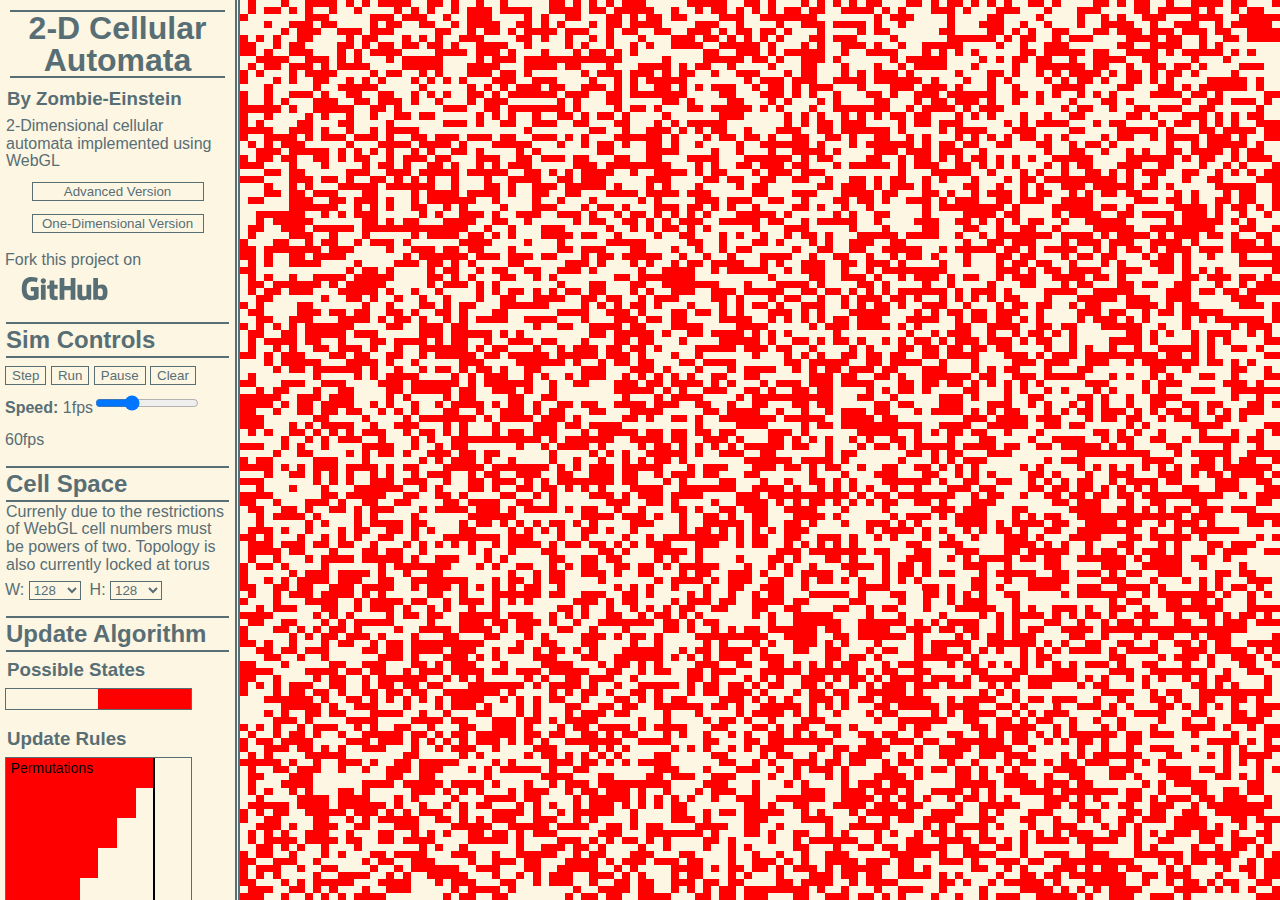
<file: index.html>
<!DOCTYPE html>
<html>

<head>
<meta charset="utf-8">
<title>Cellular Automata</title>
<link rel="stylesheet" href="CSS/main.css">
<link rel="shortcut icon" href="CSS/CA.ico">

     <!-- Simple vertex shader, just renders to full viewport/canvas -->

     <script id="2d-vertex-shader" type="x-shader/x-vertex">

         // Screen and texture co-ords
         attribute vec2 a_position;
         attribute vec2 a_texCoord;

         // Raster co-ordinates passed to fragment shader
         varying vec2 v_texCoord;

         void main() {

           gl_Position = vec4( a_position, 0, 1);

    		   v_texCoord = a_texCoord;

         }

     </script>

     <!-- Display fragment shader, just displays to full canvas, adds color shift to make live cells of texture a certain color -->

    <script id="2d-fragment-display" type="x-shader/x-fragment">

        precision mediump float;

        uniform vec4 u_colorShift;

	      varying vec2 v_texCoord;

	      uniform sampler2D u_image;

        void main() { gl_FragColor = 	texture2D(u_image, v_texCoord) +u_colorShift; }

    </script>

    <!-- Fragment shader program which implements the chosen ruleset-->

    <script id="2d-fragment-rules" type="x-shader/x-fragment">

    precision mediump float;

    // Array of neighbour locations and number of neighbours
    uniform ivec2 neighbours[8];
    uniform int u_numNeighbours;

    // Previous state texture and pixel dimensions
	  uniform vec2 u_backPixel;
	  uniform sampler2D u_backText;

    // Texture that encodes ruleset and pixel dimension
    uniform vec2 u_rulePixel;
    uniform sampler2D u_rulesText;

    // Varying values passed from vertex shader
	  varying vec2 v_texCoord;


	  // Function returns neighbour colour values: between 1 (i.e. 255) or 0
    vec4 getNeighbour( int x, int y ){ return texture2D( u_backText, v_texCoord + u_backPixel*vec2(x,y) );  }
    vec4 getRule( int x, int y ){ return texture2D( u_rulesText, 0.5*u_rulePixel+u_rulePixel*vec2(x,y) ); }

    void main(){

        // Initialize average neighbour sum vector
        vec4 neighbourSum = vec4(0.0,0.0,0.0,0.0);

        // Sum over neighbours color values
        for ( int i = 0; i < 8; i++ ){
            neighbourSum += getNeighbour( neighbours[i].x, neighbours[i].y );
            if( i == (u_numNeighbours-1) ){ break; }
        }

        // Rule texture look up values from current and neighbour color values
        int x = u_numNeighbours+ int(texture2D(u_backText, v_texCoord).r) +2*int(texture2D(u_backText, v_texCoord).g)+3*int(texture2D(u_backText, v_texCoord).b);
        int y = int(neighbourSum.r) +int(neighbourSum.g)*u_numNeighbours +int(neighbourSum.b)*u_numNeighbours*u_numNeighbours +1;

        // Get updated color value from rule texture
        gl_FragColor = getRule( x, y );


      } // End of main

    </script>

</head>


<body id= "body" onresize = "mainCanvas.windowResize()">

<div id="menus"  class="main noBorder double">


<div id="internal" class="main noBorder">

<div class="main noBorder" align="center" > <h1 class="main noBorder bordersTop" style="margin: 5px"> 2-D Cellular Automata</h1> </div>
<h3>By Zombie-Einstein</h3>
<p >2-Dimensional cellular automata implemented using WebGL</p>

<div class="main noBorder" align="center" style="margin:5px;" >
<a href="advanced.html" ><button class="main" style="width:80%;" > Advanced Version </button></a>
<a href="one_d.html"    ><button class="main" style="width:80%;" > One-Dimensional Version </button></a>
</div>

Fork this project on<br>
<a href="https://github.com/zombie-einstein/Cellular-Automata" target="_blank" >
<object>
<svg   xmlns:svg="http://www.w3.org/2000/svg" xmlns="http://www.w3.org/2000/svg" id="logo" version="1.1" viewBox="200 0 125 140" height="25" width="125" style="fill:#ffffff"><metadata id="metadata23"/><defs id="defs21"/><g id="surface1111" transform="translate(-41.491525,-217.22034)"><path id="path5" d="m140.38 278.65-40.36 0c-1.04 0-1.89 0.84-1.89 1.89l0 19.73c0 1.04 0.84 1.89 1.89 1.89l15.74 0 0 24.52c0 0-3.54 1.2-13.31 1.2-11.53 0-27.64-4.21-27.64-39.63 0-35.42 16.77-40.09 32.52-40.09 13.63 0 19.5 2.4 23.24 3.56 1.17 0.36 2.26-0.81 2.26-1.85l4.5-19.07c0-0.49-0.16-1.07-0.72-1.47-1.52-1.08-10.77-6.26-34.16-6.26-26.94 0-54.57 11.46-54.57 66.56 0 55.1 31.64 63.31 58.3 63.31 22.08 0 35.47-9.43 35.47-9.43 0.55-0.3 0.61-1.08 0.61-1.43l0-61.54c0-1.04-0.85-1.89-1.89-1.89M348.35 229.66c0-1.05-0.83-1.89-1.87-1.89l-22.72 0c-1.04 0-1.88 0.84-1.88 1.89 0 0.01 0 43.91 0 43.91l-35.42 0 0-43.91c0-1.05-0.84-1.89-1.87-1.89l-22.72 0c-1.04 0-1.88 0.84-1.88 1.89l0 118.9c0 1.05 0.84 1.91 1.88 1.91l22.72 0c1.04 0 1.88-0.86 1.88-1.91l0-50.86 35.42 0c0 0-0.06 50.85-0.06 50.86 0 1.05 0.84 1.91 1.88 1.91l22.77 0c1.04 0 1.88-0.86 1.88-1.91zm0 0M183.25 245.27c0-8.18-6.56-14.8-14.65-14.8-8.09 0-14.65 6.61-14.65 14.8 0 8.17 6.57 14.8 14.65 14.8 8.09 0 14.65-6.63 14.65-14.8M181.63 323.48l0-54.88c0-1.04-0.84-1.89-1.88-1.89l-22.65 0c-1.04 0-1.97 1.07-1.97 2.11l0 78.64c0 2.31 1.44 3 3.3 3l20.41 0c2.24 0 2.79-1.1 2.79-3.04zm0 0M434.71 266.89l-22.55 0c-1.03 0-1.87 0.85-1.87 1.9l0 58.3c0 0-5.73 4.2-13.86 4.2-8.13 0-10.29-3.69-10.29-11.65l0-50.84c0-1.05-0.84-1.9-1.87-1.9l-22.88 0c-1.04 0-1.88 0.85-1.88 1.9l0 54.7c0 23.64 13.18 29.43 31.31 29.43 14.87 0 26.86-8.21 26.86-8.21 0 0 0.57 4.33 0.83 4.84 0.26 0.51 0.93 1.03 1.66 1.03L434.72 350.5c1.04 0 1.88-0.85 1.88-1.89l0-79.82c0-1.05-0.84-1.9-1.88-1.9M487.45 331.21c-7.82-0.24-13.12-3.79-13.12-3.79l0-37.66c0 0 5.23-3.21 11.65-3.78 8.12-0.73 15.95 1.73 15.95 21.09 0 20.43-3.53 24.46-14.47 24.13m8.89-66.99c-12.81 0-21.52 5.71-21.52 5.71l0-40.27c0-1.05-0.84-1.89-1.87-1.89l-22.79 0c-1.04 0-1.88 0.84-1.88 1.89l0 118.9c0 1.05 0.84 1.91 1.88 1.91l15.81 0c0.71 0 1.25-0.37 1.65-1.01 0.39-0.64 0.96-5.48 0.96-5.48 0 0 9.32 8.83 26.96 8.83 20.71 0 32.58-10.5 32.58-47.16 0-36.65-18.96-41.44-31.78-41.44M246.93 266.7l-17.04 0c0 0-0.02-22.51-0.02-22.52 0-0.85-0.44-1.28-1.43-1.28l-23.23 0c-0.9 0-1.39 0.4-1.39 1.27l0 23.27c0 0-11.64 2.81-12.43 3.04-0.79 0.23-1.36 0.95-1.36 1.82l0 14.62c0 1.05 0.84 1.9 1.88 1.9l11.91 0 0 35.18c0 26.13 18.33 28.7 30.7 28.7 5.65 0 12.41-1.81 13.53-2.23 0.68-0.25 1.07-0.95 1.07-1.7l0.02-16.09c0-1.05-0.89-1.9-1.88-1.9-0.99 0-3.54 0.41-6.15 0.41-8.37 0-11.21-3.89-11.21-8.93 0-5.03 0-33.43 0-33.43l17.04 0c1.04 0 1.88-0.85 1.88-1.9l0-18.32c0-1.05-0.84-1.89-1.88-1.89" class="s0"/></g></svg>
</object>
</a>


<h2 class="bordersTop"> Sim Controls </h2>

<button                  onclick="mainCanvas.stepSim()"   class="main" > Step  </button>
<button id="startbutton" onclick="mainCanvas.startSim()"  class="main" > Run </button>
<button id="stopbutton"  onclick="mainCanvas.pauseSim()"  class="main" > Pause  </button>
<button                  onclick="clearCells()"   class="main" > Clear </button>

<strong>Speed:</strong>
1fps<input type="range" class="main slider-width100" id="speedRange" value="20" max="60" min="1" align="top">60fps

<h2 class="bordersTop"> Cell Space </h2>
<p>Currenly due to the restrictions of WebGL cell numbers must be powers of two. Topology is also currently locked at torus </p>


<form class="main" onsubmit="return false" >
W:
	<select class="main" id="cellWidthSelect" onchange="updateGrid()">
      <option value="8" 	  >  8 	  </option>
      <option value="16" 	  >  16 	</option>
      <option value="32" 	  >  32 	</option>
      <option value="64" 	  >  64 	</option>
      <option value="128" 	>  128 	</option>
      <option value="256" 	>  256 	</option>
      <option value="512" 	>  512 	</option>
      <option value="1024" 	>  1024 </option>
      <option value="2048"  >  2048 </option>
  	</select>&nbsp;
  	H:
  	<select class="main" id="cellHeightSelect" onchange="updateGrid()">
      <option value="8" 	  >  8 	  </option>
      <option value="16" 	  >  16 	</option>
      <option value="32" 	  >  32 	</option>
      <option value="64" 	  >  64 	</option>
      <option value="128" 	>  128 	</option>
      <option value="256" 	>  256 	</option>
      <option value="512" 	>  512 	</option>
      <option value="1024" 	>  1024 </option>
      <option value="2048"  >  2048 </option>
  	</select>
</form>

<h2 class="bordersTop"> Update Algorithm </h2>

<h3> Possible States </h3>
<canvas id="statecanvas" class="main " width="185" height=20 onclick="currentRuleSet.stateClick(event)"> </canvas>
<h3>Update Rules</h3>
<div class="main noBorder" style="position: relative">
<canvas id="rulecanvas" class="main " width="185" height=300 >
Too bad your browser does not support the HTML5 canvas.
</canvas>
<canvas id ="ruletextoverlay" class="canvasOverlay"   onclick="currentRuleSet.ruleClick(event)" width="185" height=300>
  Too bad your browser does not support the HTML5 canvas.
</canvas>

</div>

<button class="main" onclick="currentRuleSet.setRandomRules()"> Random Update Rules </button>

<form class="main" onsubmit="return false">
<h3> Load Preset Ruleset </h3>
  <select class="main" id="loadpreset" onchange="loadAndUpdatePreset()">
     <option value="custom" >  Custom </option>
     <option value="random" >  Random </option>
  </select>
</form>

<h2 class="bordersTop"> Set Cells </h2>

<h3> Randomly Fill Cells: </h3>

<form class="main" onsubmit="return false" >
  <button class="main" onclick="fillRandomCells()" > Fill Cells </button>
  P(alive)=
  <input type="number" class="main" id="pAlive" min="0" max="1" value ="0.5" step="0.1" >
</form>

<h3> Click on a cell to: </h3>

<form>
	<!-- Form options are created dynamically from array of patterns (see patterns.js) -->
	<select id="presetlist" class="main" > </select>
</form>

<h2 class="bordersTop"> Colours Scheme</h2>

<form>
  <!-- Form entries are generated by javascript (see color.js) -->
  Color Scheme
  <select class="main" id="chooseColorScheme"  onchange="changeColorScheme()"> </select><br>
</form>

</div>
</div>


<canvas id="canvas" class="main noBorder"  onclick="mainCanvas.clickEvent(event)" >
Too bad your browser does not support the HTML5 canvas.
</canvas>

<script src ="vector.js"			  ></script>
<script src ="javascript_two_d/patterns.js"		  ></script>

<script src ="color.js"  		  ></script>
<script src ="javascript_two_d/HTML_controls.js"></script>

<script src ="canvas_class.js" ></script>
<script src ="javascript_two_d/main_canvas.js"       ></script>

<script src ="javascript_two_d/ruleset.js"      ></script>
<script src ="javascript_two_d/presets(simple).js"  		></script>

<script src ="javascript_two_d/2D_main(simple).js" ></script>

</body>

</html>
</file>
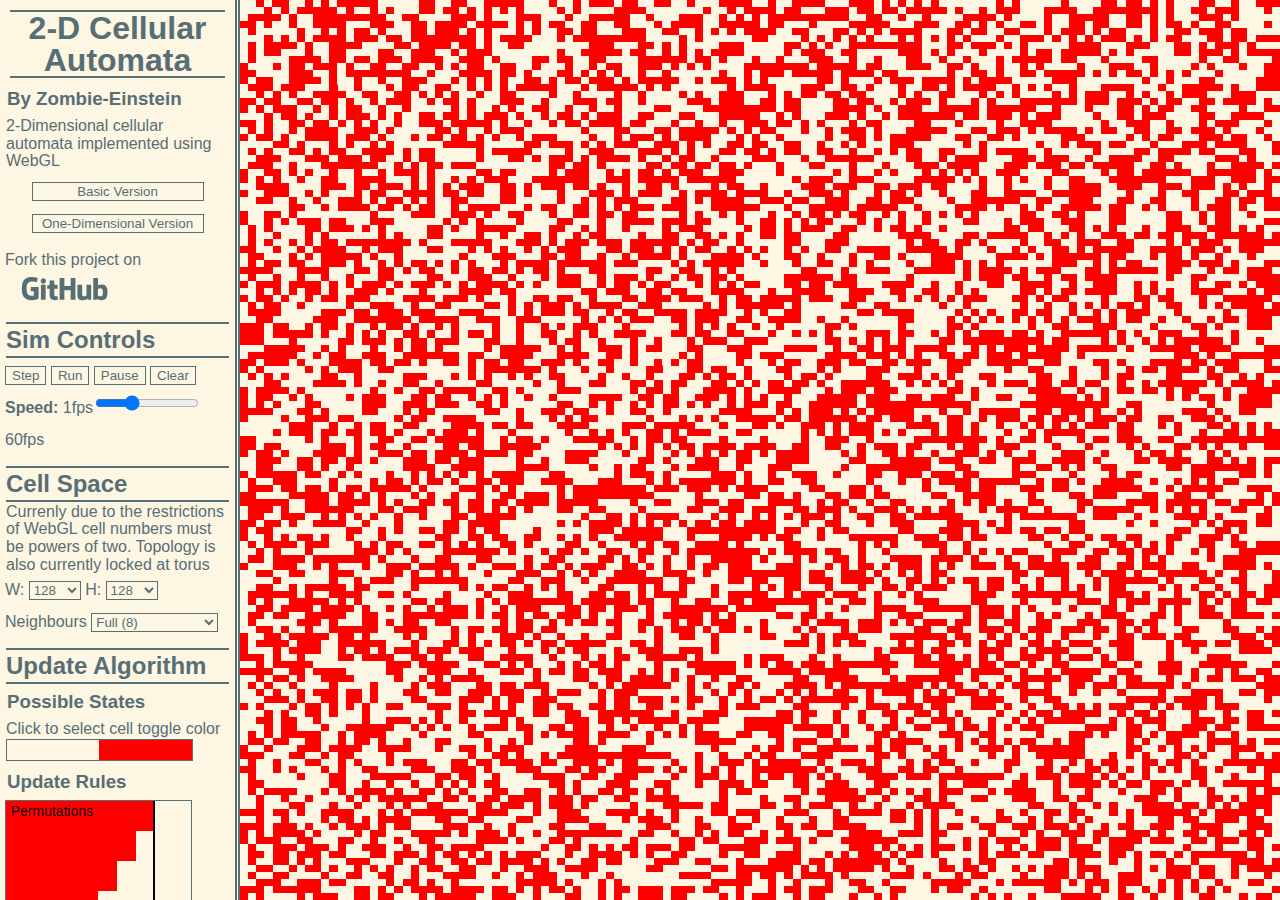
<file: advanced.html>
<!DOCTYPE html>
<html>

<head>
<meta charset="utf-8">
<title>Cellular Automata</title>
<link rel="stylesheet" href="CSS/main.css">
<link rel="shortcut icon" href="CSS/CA.ico">

     <!-- Simple vertex shader, just renders to full viewport/canvas -->

     <script id="2d-vertex-shader" type="x-shader/x-vertex">

         // Screen and texture co-ords
         attribute vec2 a_position;
         attribute vec2 a_texCoord;

         // Raster co-ordinates passed to fragment shader
         varying vec2 v_texCoord;

         void main() {

           gl_Position = vec4( a_position, 0, 1);

    		   v_texCoord = a_texCoord;

         }

     </script>

     <!-- Display fragment shader, just displays to full canvas, adds color shift to make live cells of texture a certain color -->

    <script id="2d-fragment-display" type="x-shader/x-fragment">

        precision mediump float;

        uniform vec4 u_colorShift;

	      varying vec2 v_texCoord;

	      uniform sampler2D u_image;

        void main() { gl_FragColor = 	texture2D(u_image, v_texCoord) +u_colorShift; }

    </script>

    <!-- Fragment shader program with GOL ruleset-->

    <script id="2d-fragment-rules" type="x-shader/x-fragment">

    precision mediump float;

    // Array of neighbour locations and number of neighbours
    uniform ivec2 neighbours[8];
    uniform int u_numNeighbours;

    // Previous state texture and pixel dimensions
	  uniform vec2 u_backPixel;
	  uniform sampler2D u_backText;

    // Texture that encodes ruleset and pixel dimension
    uniform vec2 u_rulePixel;
    uniform sampler2D u_rulesText;

    // Varying values passed from vertex shader
	  varying vec2 v_texCoord;


	  // Function returns neighbour colour values: between 1 (i.e. 255) or 0
    vec4 getNeighbour( int x, int y ){ return texture2D( u_backText, v_texCoord + u_backPixel*vec2(x,y) );  }
    vec4 getRule( int x, int y ){ return texture2D( u_rulesText, 0.5*u_rulePixel+u_rulePixel*vec2(x,y) ); }

    void main(){

        // Initialize average neighbour sum vector
        vec4 neighbourSum = vec4(0.0,0.0,0.0,0.0);

        // Sum over neighbours color values
        for ( int i = 0; i < 8; i++ ){
            neighbourSum += getNeighbour( neighbours[i].x, neighbours[i].y );
            if( i == (u_numNeighbours-1) ){ break; }
        }

        // Rule texture look up values from current and neighbour color values
        int x = u_numNeighbours+ int(texture2D(u_backText, v_texCoord).r) +2*int(texture2D(u_backText, v_texCoord).g)+3*int(texture2D(u_backText, v_texCoord).b);
        int y = int(neighbourSum.r) +int(neighbourSum.g)*u_numNeighbours +int(neighbourSum.b)*u_numNeighbours*u_numNeighbours +1;

        // Get updated color value from rule texture
        gl_FragColor = getRule( x, y );


      } // End of main

    </script>

</head>


<body id= "body" onresize = "mainCanvas.windowResize()">

<div id="menus"  class="main noBorder double">

<div id="internal" class="main noBorder">

<div class="main noBorder" align="center" > <h1 class="main noBorder bordersTop" style="margin: 5px"> 2-D Cellular Automata</h1> </div>
<h3>By Zombie-Einstein</h3>
<p >2-Dimensional cellular automata implemented using WebGL</p>

<div class="main noBorder" align="center" style="margin:5px;" >
<a href="index.html" ><button class="main" style="width:80%;" > Basic Version </button></a>
<a href="one_d.html"    ><button class="main" style="width:80%;" > One-Dimensional Version </button></a>
</div>

Fork this project on<br>

<a href="https://github.com/zombie-einstein/Cellular-Automata" target="_blank" >
<object>
<svg   xmlns:svg="http://www.w3.org/2000/svg" xmlns="http://www.w3.org/2000/svg" id="logo" version="1.1" viewBox="200 0 125 140" height="25" width="125" style="fill:#ffffff"><metadata id="metadata23"/><defs id="defs21"/><g id="surface1111" transform="translate(-41.491525,-217.22034)"><path id="path5" d="m140.38 278.65-40.36 0c-1.04 0-1.89 0.84-1.89 1.89l0 19.73c0 1.04 0.84 1.89 1.89 1.89l15.74 0 0 24.52c0 0-3.54 1.2-13.31 1.2-11.53 0-27.64-4.21-27.64-39.63 0-35.42 16.77-40.09 32.52-40.09 13.63 0 19.5 2.4 23.24 3.56 1.17 0.36 2.26-0.81 2.26-1.85l4.5-19.07c0-0.49-0.16-1.07-0.72-1.47-1.52-1.08-10.77-6.26-34.16-6.26-26.94 0-54.57 11.46-54.57 66.56 0 55.1 31.64 63.31 58.3 63.31 22.08 0 35.47-9.43 35.47-9.43 0.55-0.3 0.61-1.08 0.61-1.43l0-61.54c0-1.04-0.85-1.89-1.89-1.89M348.35 229.66c0-1.05-0.83-1.89-1.87-1.89l-22.72 0c-1.04 0-1.88 0.84-1.88 1.89 0 0.01 0 43.91 0 43.91l-35.42 0 0-43.91c0-1.05-0.84-1.89-1.87-1.89l-22.72 0c-1.04 0-1.88 0.84-1.88 1.89l0 118.9c0 1.05 0.84 1.91 1.88 1.91l22.72 0c1.04 0 1.88-0.86 1.88-1.91l0-50.86 35.42 0c0 0-0.06 50.85-0.06 50.86 0 1.05 0.84 1.91 1.88 1.91l22.77 0c1.04 0 1.88-0.86 1.88-1.91zm0 0M183.25 245.27c0-8.18-6.56-14.8-14.65-14.8-8.09 0-14.65 6.61-14.65 14.8 0 8.17 6.57 14.8 14.65 14.8 8.09 0 14.65-6.63 14.65-14.8M181.63 323.48l0-54.88c0-1.04-0.84-1.89-1.88-1.89l-22.65 0c-1.04 0-1.97 1.07-1.97 2.11l0 78.64c0 2.31 1.44 3 3.3 3l20.41 0c2.24 0 2.79-1.1 2.79-3.04zm0 0M434.71 266.89l-22.55 0c-1.03 0-1.87 0.85-1.87 1.9l0 58.3c0 0-5.73 4.2-13.86 4.2-8.13 0-10.29-3.69-10.29-11.65l0-50.84c0-1.05-0.84-1.9-1.87-1.9l-22.88 0c-1.04 0-1.88 0.85-1.88 1.9l0 54.7c0 23.64 13.18 29.43 31.31 29.43 14.87 0 26.86-8.21 26.86-8.21 0 0 0.57 4.33 0.83 4.84 0.26 0.51 0.93 1.03 1.66 1.03L434.72 350.5c1.04 0 1.88-0.85 1.88-1.89l0-79.82c0-1.05-0.84-1.9-1.88-1.9M487.45 331.21c-7.82-0.24-13.12-3.79-13.12-3.79l0-37.66c0 0 5.23-3.21 11.65-3.78 8.12-0.73 15.95 1.73 15.95 21.09 0 20.43-3.53 24.46-14.47 24.13m8.89-66.99c-12.81 0-21.52 5.71-21.52 5.71l0-40.27c0-1.05-0.84-1.89-1.87-1.89l-22.79 0c-1.04 0-1.88 0.84-1.88 1.89l0 118.9c0 1.05 0.84 1.91 1.88 1.91l15.81 0c0.71 0 1.25-0.37 1.65-1.01 0.39-0.64 0.96-5.48 0.96-5.48 0 0 9.32 8.83 26.96 8.83 20.71 0 32.58-10.5 32.58-47.16 0-36.65-18.96-41.44-31.78-41.44M246.93 266.7l-17.04 0c0 0-0.02-22.51-0.02-22.52 0-0.85-0.44-1.28-1.43-1.28l-23.23 0c-0.9 0-1.39 0.4-1.39 1.27l0 23.27c0 0-11.64 2.81-12.43 3.04-0.79 0.23-1.36 0.95-1.36 1.82l0 14.62c0 1.05 0.84 1.9 1.88 1.9l11.91 0 0 35.18c0 26.13 18.33 28.7 30.7 28.7 5.65 0 12.41-1.81 13.53-2.23 0.68-0.25 1.07-0.95 1.07-1.7l0.02-16.09c0-1.05-0.89-1.9-1.88-1.9-0.99 0-3.54 0.41-6.15 0.41-8.37 0-11.21-3.89-11.21-8.93 0-5.03 0-33.43 0-33.43l17.04 0c1.04 0 1.88-0.85 1.88-1.9l0-18.32c0-1.05-0.84-1.89-1.88-1.89" class="s0"/></g></svg>
</object>
</a>


<h2 class="bordersTop"> Sim Controls </h2>

<button                  onclick="mainCanvas.stepSim()"   class="main" > Step  </button>
<button id="startbutton" onclick="mainCanvas.startSim()"  class="main" > Run </button>
<button id="stopbutton"  onclick="mainCanvas.pauseSim()"  class="main" > Pause  </button>
<button                  onclick="clearCells()"   class="main" > Clear </button>

<strong>Speed:</strong>
1fps<input type="range" class="main slider-width100" id="speedRange" value="20" max="60" min="1" align="top">60fps

<h2 class="bordersTop"> Cell Space </h2>
<p>Currenly due to the restrictions of WebGL cell numbers must be powers of two. Topology is also currently locked at torus </p>


<form class="main" onsubmit="return false" >
W:
	<select class="main" id="cellWidthSelect" onchange="updateGrid()">
      <option value="8" 	  >  8 	  </option>
      <option value="16" 	  >  16 	</option>
      <option value="32" 	  >  32 	</option>
      <option value="64" 	  >  64 	</option>
      <option value="128" 	>  128 	</option>
      <option value="256" 	>  256 	</option>
      <option value="512" 	>  512 	</option>
      <option value="1024" 	>  1024 </option>
      <option value="2048"  >  2048 </option>
  	</select>&nbsp;H:
  	<select class="main" id="cellHeightSelect" onchange="updateGrid()">
      <option value="8" 	  >  8 	  </option>
      <option value="16" 	  >  16 	</option>
      <option value="32" 	  >  32 	</option>
      <option value="64" 	  >  64 	</option>
      <option value="128" 	>  128 	</option>
      <option value="256" 	>  256 	</option>
      <option value="512" 	>  512 	</option>
      <option value="1024" 	>  1024 </option>
      <option value="2048"  >  2048 </option>
  	</select><br>
    Neighbours
    <select class="main" id="neighbourhoodSelect" onchange="changeNeighbourhood()"> </select>

</form>

<h2 class="bordersTop"> Update Algorithm </h2>

<h3> Possible States </h3>
<p> Click to select cell toggle color <p>
<canvas id="statecanvas" class="main " width="185" height=20 onclick="currentRuleSet.stateClick(event)"> </canvas>
<h3>Update Rules</h3>
<div class="main noBorder" style="position: relative">
<canvas id="rulecanvas" class="main " width="185" height=300 >
Too bad your browser does not support the HTML5 canvas.
</canvas>
<canvas id ="ruletextoverlay" class="canvasOverlay"   onclick="currentRuleSet.ruleClick(event)" width="185" height=300>
  Too bad your browser does not support the HTML5 canvas.
</canvas>

</div>

<button class="main" onclick="currentRuleSet.setRandomRules()"> Random Update Rules </button>

<form class="main" onsubmit="return false">
<h3> Load Preset Ruleset </h3>
  <select class="main" id="loadpreset" onchange="loadAndUpdatePreset()">
     <option value="custom" >  Custom </option>
     <option value="random" >  Random </option>
  </select>
</form>


<h2 class="bordersTop"> Set Cells </h2>

<h3> Randomly Fill Cells: </h3>

<form class="main" onsubmit="return false" >
  <button class="main" onclick="fillRandomCells()" > Fill Cells </button>
  P(alive)=
  <input type="number" class="main" id="pAlive" min="0" max="1" value ="0.5" step="0.1" >
</form>

<h3> Click on a cell to: </h3>

<form>
	<!-- Form options are created dynamically from array of patterns (see patterns.js) -->
	<select id="presetlist" class="main" > </select>
</form>

<h2 class="bordersTop"> Colours Scheme</h2>

<form>
  <!-- Form entries are generated by javascript (see color.js) -->
  Color Scheme
  <select class="main" id="chooseColorScheme"  onchange="changeColorScheme()"> </select><br>
</form>

</div>
</div>



<canvas id="canvas" class="main noBorder"  onclick="mainCanvas.clickEvent(event)" >
Too bad your browser does not support the HTML5 canvas.
</canvas>

<script src ="vector.js"			  ></script>
<script src ="javascript_two_d/patterns.js"		  ></script>

<script src ="color.js"  		  ></script>
<script src ="javascript_two_d/HTML_controls.js"></script>

<script src ="canvas_class.js" ></script>
<script src ="javascript_two_d/main_canvas.js"       ></script>

<script src ="javascript_two_d/ruleset.js"      ></script>
<script src ="javascript_two_d/presets(advanced).js"  		></script>

<script src ="javascript_two_d/2D_main(advanced).js"      ></script>

</body>

</html>
</file>
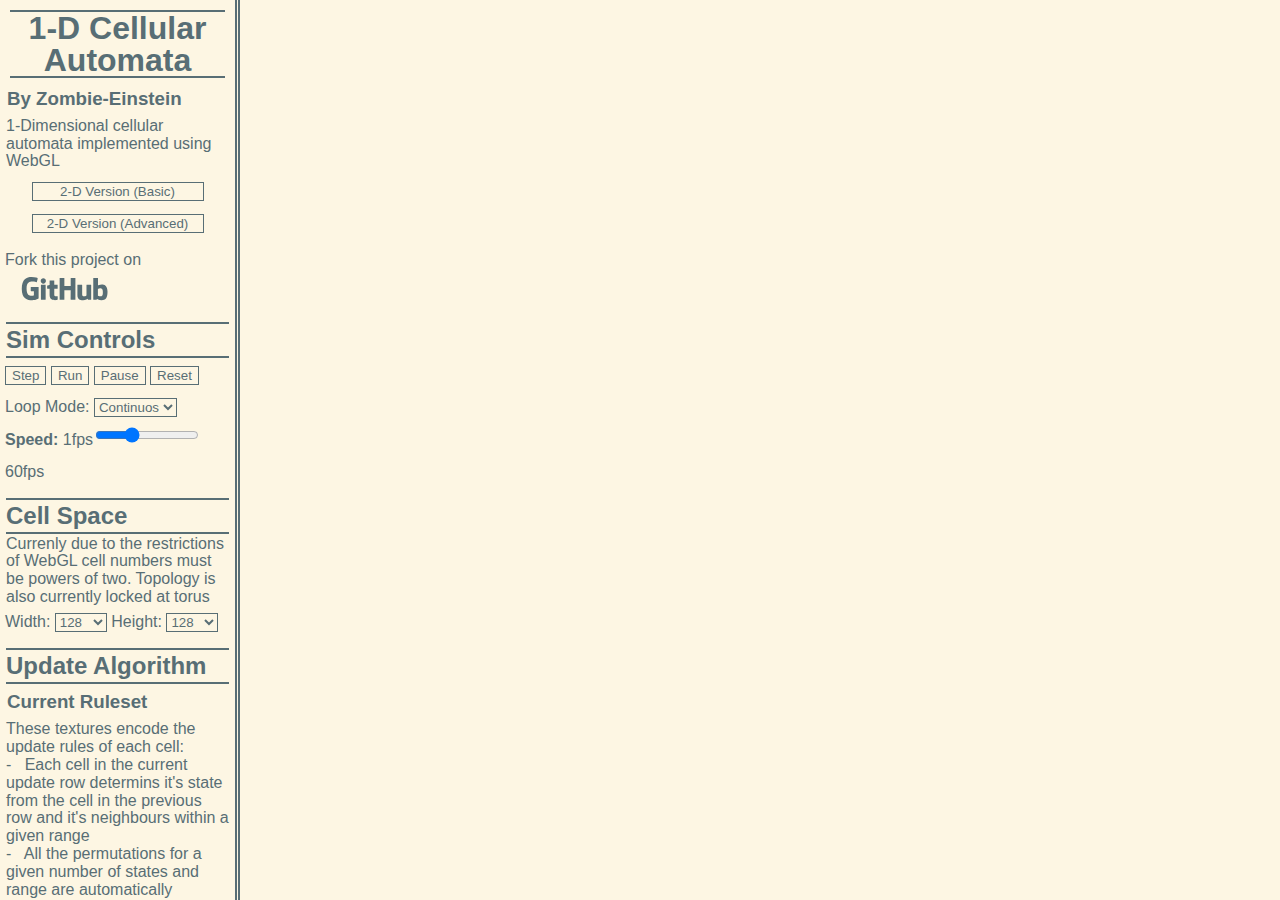
<file: one_d.html>
<!DOCTYPE html>
<html>

<head>
<meta charset="utf-8">
<title>Cellular Automata</title>
<link rel="stylesheet" href="CSS/main.css">
<link rel="shortcut icon" href="CSS/CA.ico">

     <!-- Simple vertex shader, just renders to full viewport/canvas -->

     <script id="2d-vertex-shader" type="x-shader/x-vertex">

         // Screen and texture co-ords
         attribute vec2 a_position;
         attribute vec2 a_texCoord;

         // Raster co-ordinates passed to fragment shader
         varying vec2 v_texCoord;

         void main() {

           gl_Position = vec4( a_position, 0, 1);

    		   v_texCoord = a_texCoord;

         }

     </script>

     <!-- Display fragment shader, just displays to full canvas, adds color shift to make live cells of texture a certain color -->

    <script id="2d-fragment-display" type="x-shader/x-fragment">

        precision mediump float;

        uniform vec4 u_colorShift;

	      varying vec2 v_texCoord;

	      uniform sampler2D u_image;

        void main() { gl_FragColor = 	texture2D(u_image, v_texCoord) +u_colorShift; }

    </script>


    <!-- Fragment shader program with 1-D ruleset-->

    <script id="2d-fragment-rules" type="x-shader/x-fragment">

    precision mediump float;

    uniform float u_currentRow;

    uniform int u_numStates;  // Number of possible states
    uniform int u_range;      // Range of neighbours considered

    // Previous state
    uniform vec2 u_textPixel;      // One pixel distance
	  uniform sampler2D u_backText;  // Actual Texture

    // Ruleset
    uniform vec2 u_rulePixel;      // One pixel distance
    uniform sampler2D u_rulesText; // Ruleset texture

    // Varying values passed from vertex shader
	  varying vec2 v_texCoord;

	  // Function returns colour value from previous state row
    vec4 getNeighbour( int x ){ return texture2D( u_backText, v_texCoord + u_textPixel*vec2( x-u_range, -1) );  }

    // Returns color value of
    vec4 getRule( int x, int y ){ return texture2D( u_rulesText, 0.5*u_rulePixel+u_rulePixel*vec2( x, y ) ); }

    void main(){

      // Only perform calculation for current row
      if ( v_texCoord.y == (u_currentRow+0.5)*u_textPixel.y ){

        int row = 0 ; // What row off the rule texture are we on

        // ( Loop over columns of ruleset i.e. 2*range +1 )
        for ( int i = 0; i < 11; i++ ){

          // Check current column against rule value
          for ( int j = 0; j < 20; j++ ){

            if( getNeighbour(i) == getRule( i, row ) ){ break; } // If state and rule value match then move to next column
            else{ row += int(pow( float(u_numStates), float( 2*u_range-i ) )); }          // Else jump to next color value  in ruleset and continue loop

          }

          if( i == int(2*u_range) ){ break;} // Break out of loop when reached right edge of ruleset

        }

        gl_FragColor = getRule( 2*u_range+1, row ); // Set cells color value from rule texture final column

      }

      else{ gl_FragColor = 	texture2D( u_backText, v_texCoord ); }

    } // End of main

    </script>

</head>


<body id= "body" onresize = "mainCanvas.windowResize()">

<div id="menus"  class="main noBorder double">
<div id="internal" class="main noBorder">

  <div class="main noBorder" align="center" > <h1 class="main noBorder bordersTop" style="margin: 5px"> 1-D Cellular Automata</h1> </div>
  <h3>By Zombie-Einstein</h3>
  <p >1-Dimensional cellular automata implemented using WebGL</p>

  <div class="main noBorder" align="center" style="margin:5px;" >
  <a href="index.html" ><button class="main" style="width:80%;" > 2-D Version (Basic) </button></a>
  <a href="advanced.html"    ><button class="main" style="width:80%;" > 2-D Version (Advanced) </button></a>
  </div>
Fork this project on<br>

<a href="https://github.com/zombie-einstein/Cellular-Automata" target="_blank" >
<object>
<svg   xmlns:svg="http://www.w3.org/2000/svg" xmlns="http://www.w3.org/2000/svg" id="logo" version="1.1" viewBox="200 0 125 140" height="25" width="125" style="fill:#ffffff"><metadata id="metadata23"/><defs id="defs21"/><g id="surface1111" transform="translate(-41.491525,-217.22034)"><path id="path5" d="m140.38 278.65-40.36 0c-1.04 0-1.89 0.84-1.89 1.89l0 19.73c0 1.04 0.84 1.89 1.89 1.89l15.74 0 0 24.52c0 0-3.54 1.2-13.31 1.2-11.53 0-27.64-4.21-27.64-39.63 0-35.42 16.77-40.09 32.52-40.09 13.63 0 19.5 2.4 23.24 3.56 1.17 0.36 2.26-0.81 2.26-1.85l4.5-19.07c0-0.49-0.16-1.07-0.72-1.47-1.52-1.08-10.77-6.26-34.16-6.26-26.94 0-54.57 11.46-54.57 66.56 0 55.1 31.64 63.31 58.3 63.31 22.08 0 35.47-9.43 35.47-9.43 0.55-0.3 0.61-1.08 0.61-1.43l0-61.54c0-1.04-0.85-1.89-1.89-1.89M348.35 229.66c0-1.05-0.83-1.89-1.87-1.89l-22.72 0c-1.04 0-1.88 0.84-1.88 1.89 0 0.01 0 43.91 0 43.91l-35.42 0 0-43.91c0-1.05-0.84-1.89-1.87-1.89l-22.72 0c-1.04 0-1.88 0.84-1.88 1.89l0 118.9c0 1.05 0.84 1.91 1.88 1.91l22.72 0c1.04 0 1.88-0.86 1.88-1.91l0-50.86 35.42 0c0 0-0.06 50.85-0.06 50.86 0 1.05 0.84 1.91 1.88 1.91l22.77 0c1.04 0 1.88-0.86 1.88-1.91zm0 0M183.25 245.27c0-8.18-6.56-14.8-14.65-14.8-8.09 0-14.65 6.61-14.65 14.8 0 8.17 6.57 14.8 14.65 14.8 8.09 0 14.65-6.63 14.65-14.8M181.63 323.48l0-54.88c0-1.04-0.84-1.89-1.88-1.89l-22.65 0c-1.04 0-1.97 1.07-1.97 2.11l0 78.64c0 2.31 1.44 3 3.3 3l20.41 0c2.24 0 2.79-1.1 2.79-3.04zm0 0M434.71 266.89l-22.55 0c-1.03 0-1.87 0.85-1.87 1.9l0 58.3c0 0-5.73 4.2-13.86 4.2-8.13 0-10.29-3.69-10.29-11.65l0-50.84c0-1.05-0.84-1.9-1.87-1.9l-22.88 0c-1.04 0-1.88 0.85-1.88 1.9l0 54.7c0 23.64 13.18 29.43 31.31 29.43 14.87 0 26.86-8.21 26.86-8.21 0 0 0.57 4.33 0.83 4.84 0.26 0.51 0.93 1.03 1.66 1.03L434.72 350.5c1.04 0 1.88-0.85 1.88-1.89l0-79.82c0-1.05-0.84-1.9-1.88-1.9M487.45 331.21c-7.82-0.24-13.12-3.79-13.12-3.79l0-37.66c0 0 5.23-3.21 11.65-3.78 8.12-0.73 15.95 1.73 15.95 21.09 0 20.43-3.53 24.46-14.47 24.13m8.89-66.99c-12.81 0-21.52 5.71-21.52 5.71l0-40.27c0-1.05-0.84-1.89-1.87-1.89l-22.79 0c-1.04 0-1.88 0.84-1.88 1.89l0 118.9c0 1.05 0.84 1.91 1.88 1.91l15.81 0c0.71 0 1.25-0.37 1.65-1.01 0.39-0.64 0.96-5.48 0.96-5.48 0 0 9.32 8.83 26.96 8.83 20.71 0 32.58-10.5 32.58-47.16 0-36.65-18.96-41.44-31.78-41.44M246.93 266.7l-17.04 0c0 0-0.02-22.51-0.02-22.52 0-0.85-0.44-1.28-1.43-1.28l-23.23 0c-0.9 0-1.39 0.4-1.39 1.27l0 23.27c0 0-11.64 2.81-12.43 3.04-0.79 0.23-1.36 0.95-1.36 1.82l0 14.62c0 1.05 0.84 1.9 1.88 1.9l11.91 0 0 35.18c0 26.13 18.33 28.7 30.7 28.7 5.65 0 12.41-1.81 13.53-2.23 0.68-0.25 1.07-0.95 1.07-1.7l0.02-16.09c0-1.05-0.89-1.9-1.88-1.9-0.99 0-3.54 0.41-6.15 0.41-8.37 0-11.21-3.89-11.21-8.93 0-5.03 0-33.43 0-33.43l17.04 0c1.04 0 1.88-0.85 1.88-1.9l0-18.32c0-1.05-0.84-1.89-1.88-1.89" class="s0"/></g></svg>
</object>
</a>


<h2 class="bordersTop"> Sim Controls </h2>

<button                  onclick="mainCanvas.stepSim()"   class="main" > Step  </button>
<button id="startbutton" onclick="mainCanvas.startSim()"  class="main" > Run </button>
<button id="stopbutton"  onclick="mainCanvas.pauseSim()"  class="main" > Pause  </button>
<button                  onclick="clearCells()"   class="main" > Reset </button>
<br>

<form>
  Loop Mode:
	<select id="loopMode" class="main" >
  <option value="c" 	  >  Continuos 	</option>
  <option value="f" 	>  Single 	  </option>
  </select>
</form>
<strong>Speed:</strong>
1fps<input type="range" class="main slider-width100" id="speedRange" value="20" max="60" min="1" align="top">60fps

<h2 class="bordersTop"> Cell Space </h2>
<p>Currenly due to the restrictions of WebGL cell numbers must be powers of two. Topology is also currently locked at torus </p>


<form class="main" onsubmit="return false" >
Width:
	<select class="main" id="cellWidthSelect" onchange="updateGrid()">
      <option value="8" 	  >  8 	  </option>
      <option value="16" 	  >  16 	</option>
      <option value="32" 	  >  32 	</option>
      <option value="64" 	  >  64 	</option>
      <option value="128" 	>  128 	</option>
      <option value="256" 	>  256 	</option>
      <option value="512" 	>  512 	</option>
      <option value="1024" 	>  1024 </option>
      <option value="2048"  >  2048 </option>
  	</select>
  	Height:
  	<select class="main" id="cellHeightSelect" onchange="updateGrid()">
      <option value="8" 	  >  8 	  </option>
      <option value="16" 	  >  16 	</option>
      <option value="32" 	  >  32 	</option>
      <option value="64" 	  >  64 	</option>
      <option value="128" 	>  128 	</option>
      <option value="256" 	>  256 	</option>
      <option value="512" 	>  512 	</option>
      <option value="1024" 	>  1024 </option>
      <option value="2048"  >  2048 </option>
  	</select><br>
</form>

<h2 class="bordersTop"> Update Algorithm </h2>

<h3> Current Ruleset </h3>

<p>These textures encode the update rules of each cell: </p>

<p>- &nbsp; Each cell in the current update row determins it's state from the cell in the previous row and it's neighbours within a given range</p>
<p>- &nbsp; All the permutations for a given number of states and range are automatically generated.</p>

<h3> Toggle Values </h3>
<p>Click on a cell to toggle this color value:</p>

<form class="main" onsubmit="return false" >

  R: <input type="number" class="main" id="Rrule" min="0" max="255" value ="255" step="1" >
  G: <input type="number" class="main" id="Grule" min="0" max="255" value ="0" step="1" ><br>
  B: <input type="number" class="main" id="Brule" min="0" max="255" value ="0" step="1" >
  A: <input type="number" class="main" id="Arule" min="0" max="255" value ="255" step="1" >

</form>

<h3>Possible States</h3>
<canvas id="statecanvas" class="main " width="185" height=20 onclick="currentRuleSet.stateClick(event)"> </canvas>
<button class="main" onclick="currentRuleSet.updatePermutations()" > Generate permutations </button>
<h3>Update Rules</h3>
<div class="main noBorder" style="position: relative">
<canvas id="rulecanvas" class="main " width="185" height=300 >
Too bad your browser does not support the HTML5 canvas.
</canvas>
<canvas id ="ruletextoverlay" class="canvasOverlay"   onclick="currentRuleSet.ruleClick(event)" width="185" height=300>
  Too bad your browser does not support the HTML5 canvas.
</canvas>

</div>

<form class="main" onsubmit="return false">
<strong> Load preset ruleset / space: </strong>
  <select class="main" id="loadpreset" onchange="loadAndUpdatePreset()">
  <option value="custom" >  Custom </option>
  </select>
</form>

<form class="main" onsubmit="return false" >
  <strong> Or set a ruleset from an integer: </strong>
  <input type="number" class="main" id="ruleCode" min="0" max="255" step="1" style="width: 75%">
  <button class="main" onclick="loadRuleFromHTMLInt()" > Set </button>
</form>

<strong> Or set a random ruleset: </strong>
<button class="main" onclick="currentRuleSet.setRandomResults()"> Random Update Rules </button>

<h2 class="bordersTop"> Set Cells </h2>

<strong> Insert / Toggle colour </strong>
<form class="main" onsubmit="return false" >

  R: <input type="number" class="main" id="RCanvas" min="0" max="255" value ="255" step="1" >
  G: <input type="number" class="main" id="GCanvas" min="0" max="255" value ="0" step="1" ><br>
  B: <input type="number" class="main" id="BCanvas" min="0" max="255" value ="0" step="1" >
  A: <input type="number" class="main" id="ACanvas" min="0" max="255" value ="255" step="1" >

</form>

<strong> Generate Random Seed: </strong>

<form class="main" onsubmit="return false" >
  P(alive)=
  <input type="number" class="main" id="pAlive" min="0" max="1" value ="0.5" step="0.1" >
  <button class="main" onclick="fillRandomCells()" > Set </button>
</form>

<strong> Click on a cell to: </strong>

<form>
	<!-- Form options are created dynamically from array of patterns (see patterns.js) -->
	<select id="presetlist" class="main" > </select>
</form>

<h2 class="bordersTop"> Colours Scheme</h2>

<form>
  <!-- Form entries are generated by javascript (see color.js) -->
  Color Scheme
  <select class="main" id="chooseColorScheme"  onchange="changeColorScheme()"> </select><br>
</form>

</div>
</div>



<canvas id="canvas" class="main noBorder"  onclick="mainCanvas.clickEvent(event)" >
Too bad your browser does not support the HTML5 canvas.
</canvas>

<script src ="vector.js"       ></script>
<script src ="color.js"        ></script>
<script src ="canvas_class.js" ></script>

<script src ="javascript_one_d/patterns.js"		  ></script>
<script src ="javascript_one_d/HTML_controls.js"></script>
<script src ="javascript_one_d/main_canvas.js"  ></script>
<script src ="javascript_one_d/ruleset.js"      ></script>
<script src ="javascript_one_d/presets.js"  		></script>

<script src ="javascript_one_d/one_d_main.js"   ></script>

</body>

</html>
</file>
<file: CSS/main.css>
.main 	{		color: #ffffff;
				background-color: #ffffff;
				font-family:sans-serif;
				border-color: #ffffff;
			 	border-style:solid;
				border-width: 1px;
			}

.noBorder {		border-width: 0px ;	}

.double	 {		border-right: thick double #ffffff; }

.padding{	padding: 2px;
			margin-top: 2px;
			margin-bottom: 2px;
		}

.bordersTop{ 	margin-top: 10px;
				border-top: 2px solid;
				border-bottom: 2px solid;
			 	border-color: #ffffff;
			}

.centred{	transform: translateX(50%) ;

		}

.canvasOverlay{	position: absolute;
    						left: 1px;
    						top: 1px;
    						z-index: 10;
							}

.slider-width100{ width: 100px;
		}

h3	{	font-family:sans-serif;
		margin:2px;
	}

h2	{	font-family:sans-serif;
		margin:1px;
	}

p	{	font-family:sans-serif;
		margin:1px;
		line-height: 110%;
	}

html, body {	width:  100%;
				height: 100%;
				margin: 0px;
				padding:0px;
				background-color: #ffffff;
				overflow: hidden;
	   		}

button	{}

select	{}

form	{	margin:0px;
			border-width: 0px !important;
			direction: ltr;
		}

input	{	text-align: left;
			width:37px;
			padding: 1px;
		}

#canvas{	float:left;

			margin:0px;
			padding:0px;
		}

#internal{	padding:0px;
			margin:0px;
			direction: ltr;
		}

#menus{		float:left;
			width: 240px;
			height: 100%;
			padding:5px;
			margin:0px;
			box-sizing: border-box;
			line-height: 200%;
			overflow-y: scroll;
			direction: rtl;
		}
</file>
